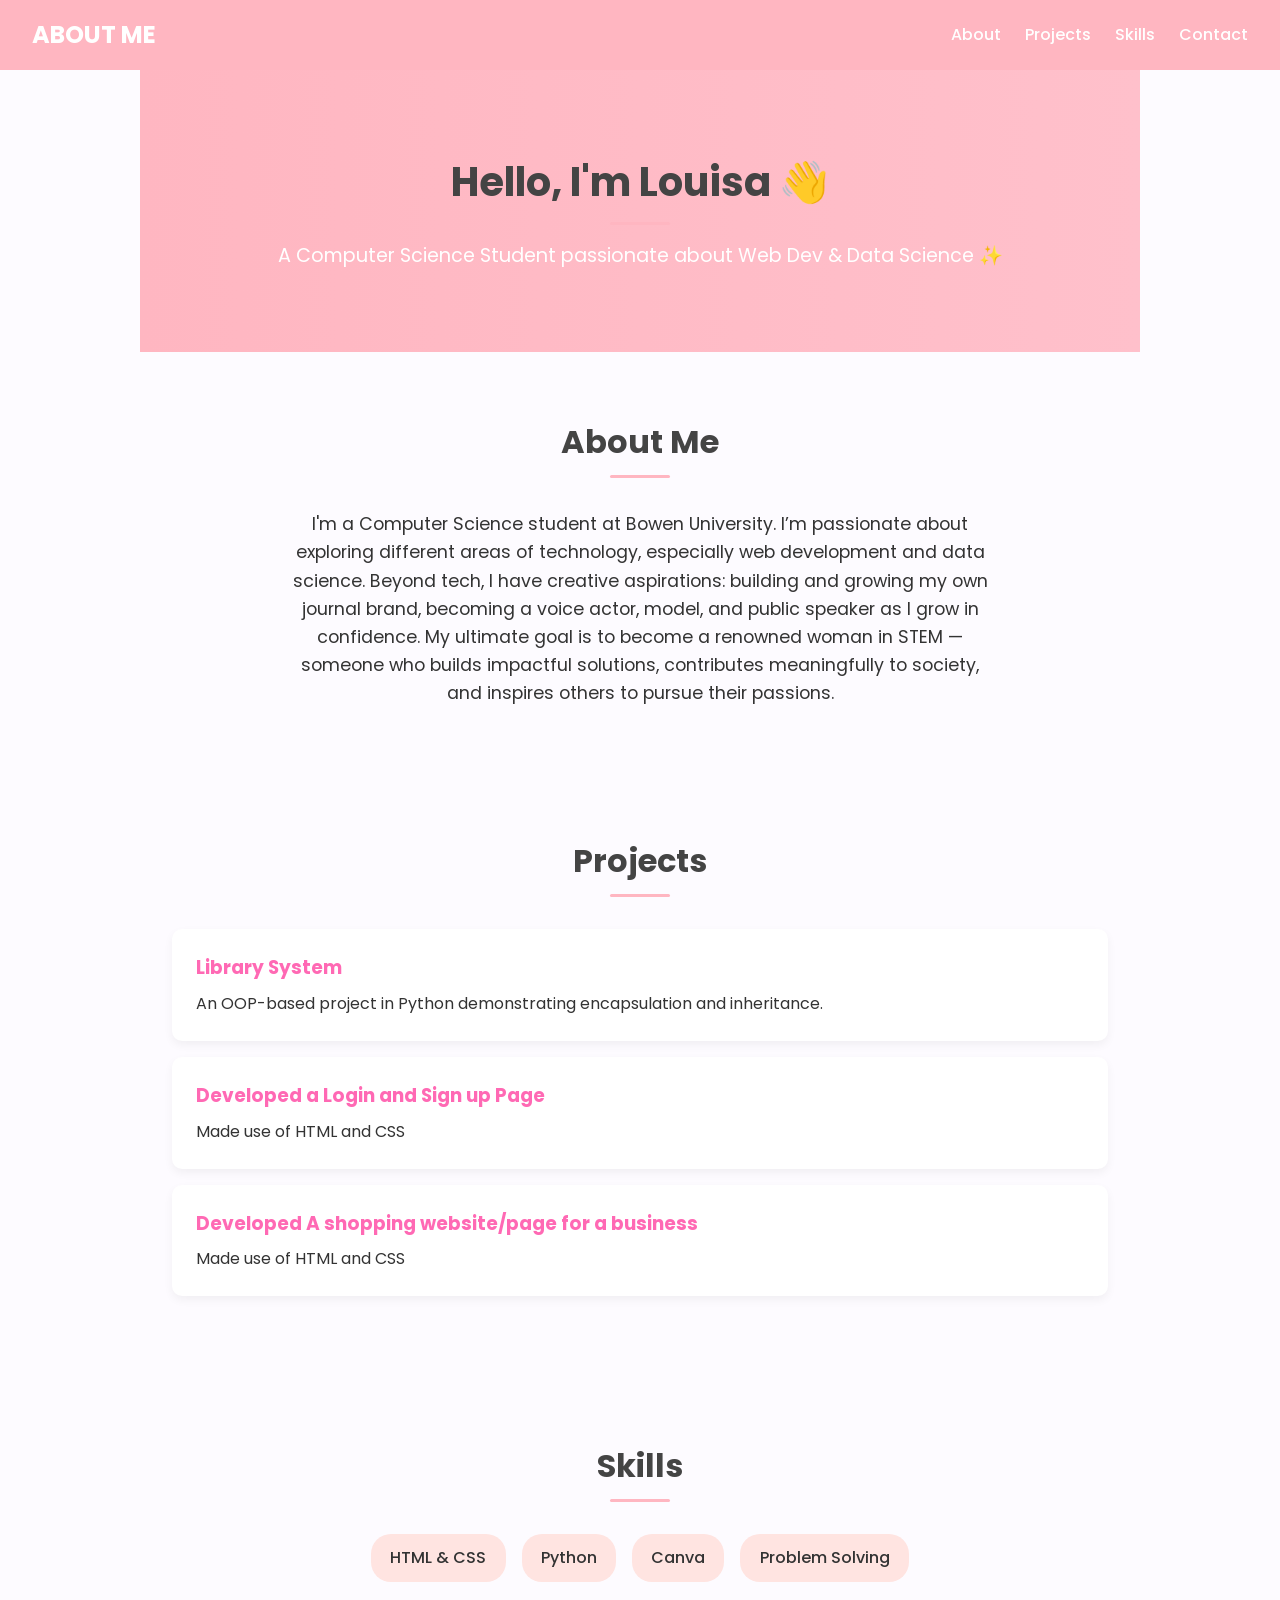
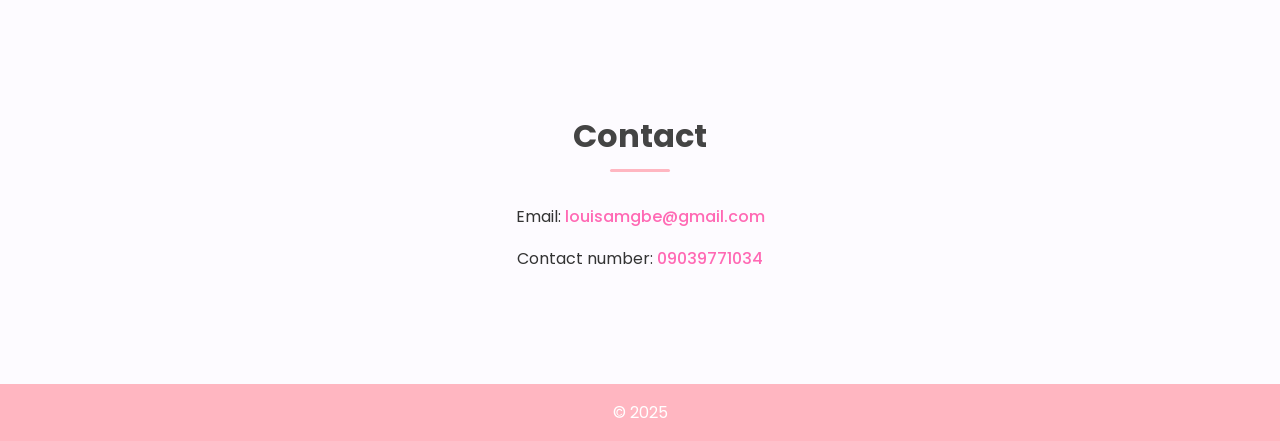
<file: index.html>
<!DOCTYPE html>
<html lang="en">
<head>
  <meta charset="UTF-8">
  <meta name="viewport" content="width=device-width, initial-scale=1.0">
  <title>About Me Page</title>
  <link rel="stylesheet" href="styles.css">
  
  <link href="https://fonts.googleapis.com/css2?family=Poppins:wght@300;500;700&display=swap" rel="stylesheet">
  
  
</head>
<body>
<!---Trigger rebuild-->
  <nav>
    <h1>ABOUT ME</h1>
    <ul>
      <li><a href="#about">About</a></li>
      <li><a href="#projects">Projects</a></li>
      <li><a href="#skills">Skills</a></li>
      <li><a href="#contact">Contact</a></li>
    </ul>
  </nav>

  <section id="home">
    <h2>Hello, I'm Louisa 👋</h2>
    <p>A Computer Science Student passionate about Web Dev & Data Science ✨</p>
  </section>


  <section id="about">
    <h2>About Me</h2>
    <p>I'm a Computer Science student at Bowen University. I’m passionate about exploring different areas of technology, especially web development and data science.
     Beyond tech, I have creative aspirations: building and growing my own journal brand, becoming a voice actor, model, and public speaker as I grow in confidence. My ultimate goal is to become a renowned woman in STEM — someone who builds impactful solutions, contributes meaningfully to society, and inspires others to pursue their passions.</p>
  </section>

  
  <section id="projects">
    <h2>Projects</h2>
    <div class="project">
      <h3> Library System</h3>
      <p>An OOP-based project in Python demonstrating encapsulation and inheritance.</p>
    </div>
    <div class="project">
      <h3>Developed a Login and Sign up Page</h3>
      <p>Made use of HTML and CSS</p>
    </div>
    <div class="project">
      <h3>Developed A shopping website/page for a business</h3>
      <p>Made use of HTML and CSS</p>
    </div>
  </section>

  <section id="skills">
    <h2>Skills</h2>
    <ul>
      <li>HTML & CSS</li>
      <li>Python</li>
      <li>Canva</li>
      <li>Problem Solving</li>
    </ul>
  </section>


  <section id="contact">
    <h2>Contact</h2>
    <p>Email: <a href="mailto:louisamgbe@gmail.com">louisamgbe@gmail.com</a></p>
   
    <p>Contact number: <a href ="#"> 09039771034 </a></p>
  </section>

  <footer>
    <p>&#169 2025</p>
  </footer>
  <script src="script.js"></script>
</body>
</html>
</file>
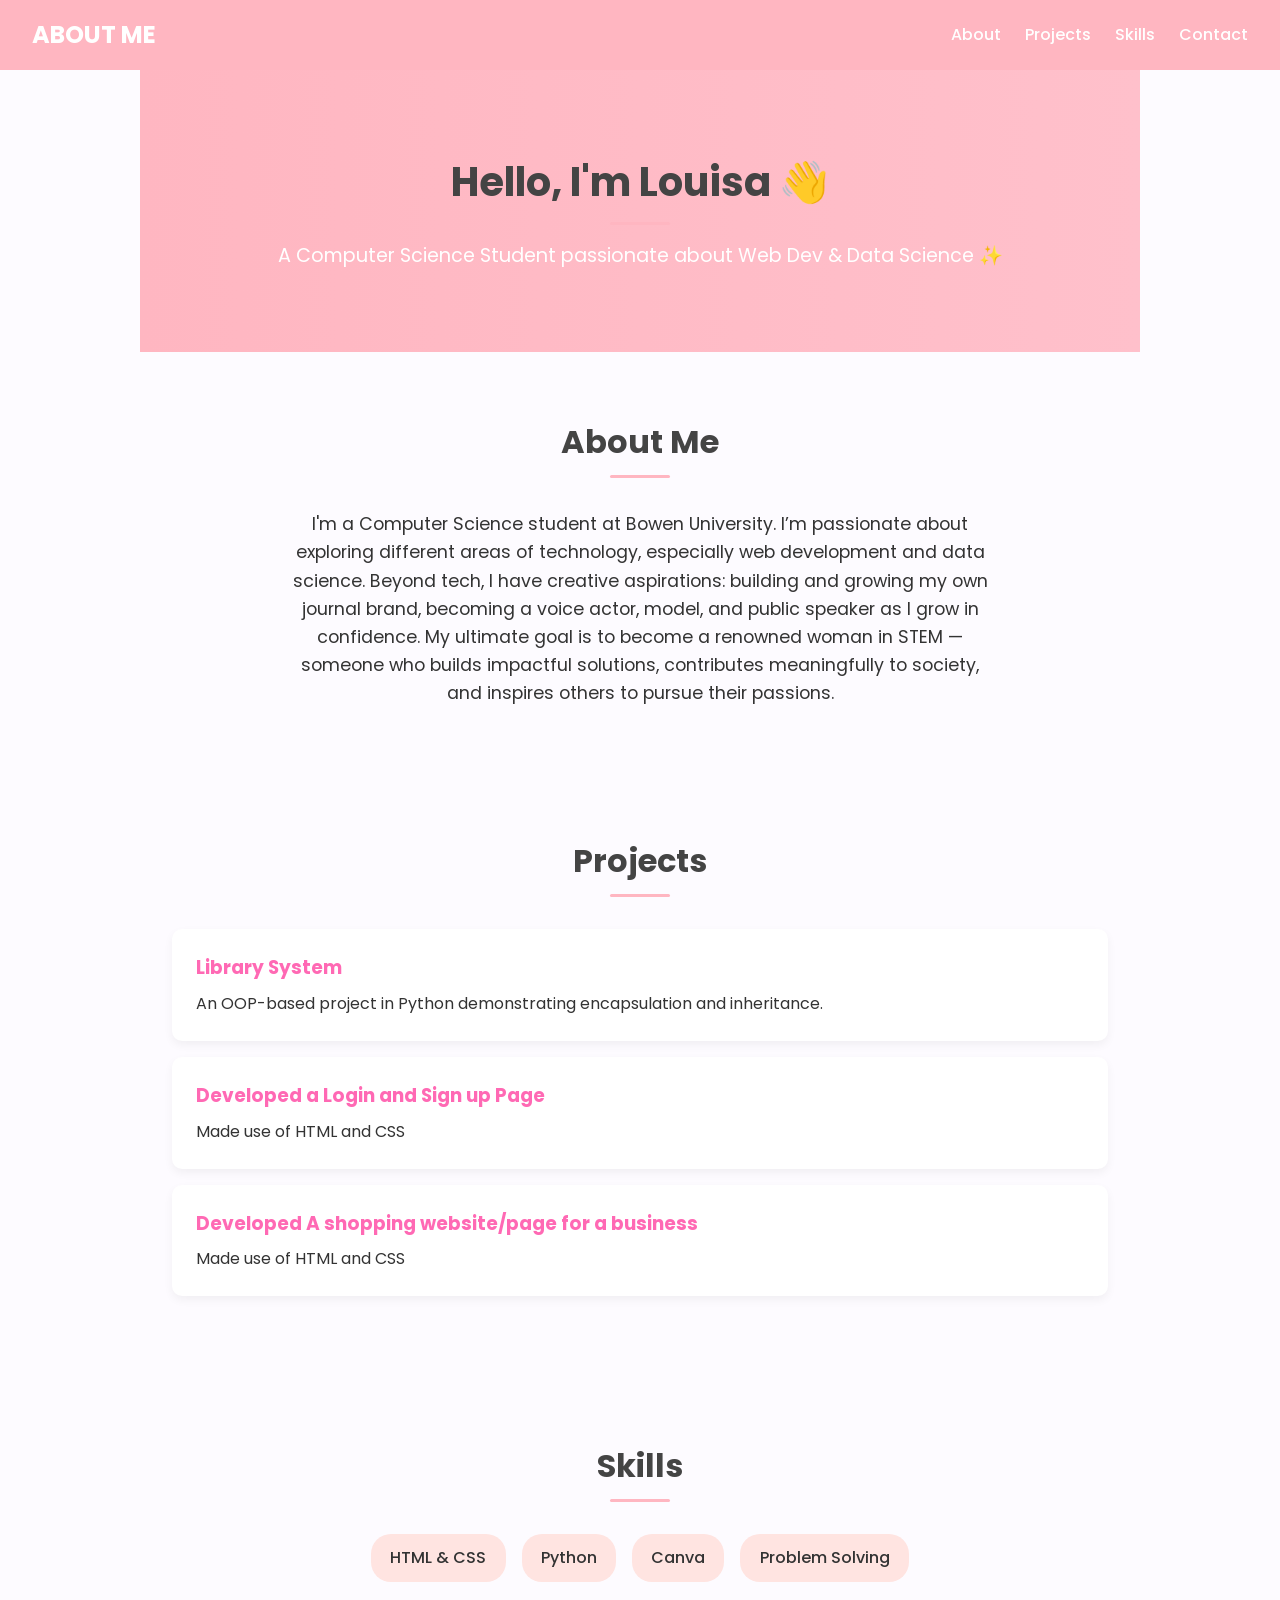
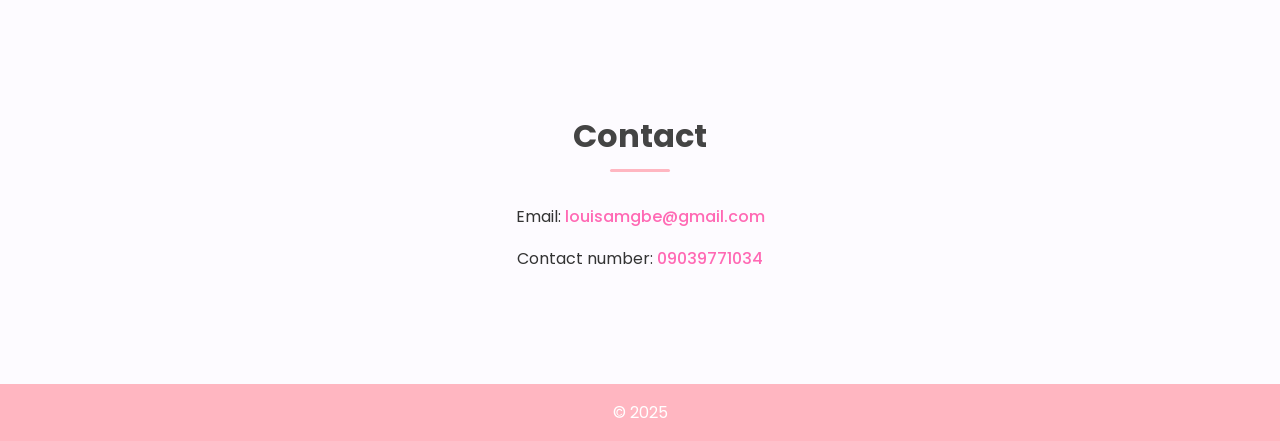
<file: index..html>
<!DOCTYPE html>
<html lang="en">
<head>
  <meta charset="UTF-8">
  <meta name="viewport" content="width=device-width, initial-scale=1.0">
  <title>About Me Page</title>
  <link rel="stylesheet" href="styles.css">
  
  <link href="https://fonts.googleapis.com/css2?family=Poppins:wght@300;500;700&display=swap" rel="stylesheet">
  
  
</head>
<body>

  <nav>
    <h1>ABOUT ME</h1>
    <ul>
      <li><a href="#about">About</a></li>
      <li><a href="#projects">Projects</a></li>
      <li><a href="#skills">Skills</a></li>
      <li><a href="#contact">Contact</a></li>
    </ul>
  </nav>

  <section id="home">
    <h2>Hello, I'm Louisa 👋</h2>
    <p>A Computer Science Student passionate about Web Dev & Data Science ✨</p>
  </section>


  <section id="about">
    <h2>About Me</h2>
    <p>I'm a Computer Science student at Bowen University. I’m passionate about exploring different areas of technology, especially web development and data science.
     Beyond tech, I have creative aspirations: building and growing my own journal brand, becoming a voice actor, model, and public speaker as I grow in confidence. My ultimate goal is to become a renowned woman in STEM — someone who builds impactful solutions, contributes meaningfully to society, and inspires others to pursue their passions.</p>
  </section>

  
  <section id="projects">
    <h2>Projects</h2>
    <div class="project">
      <h3> Library System</h3>
      <p>An OOP-based project in Python demonstrating encapsulation and inheritance.</p>
    </div>
    <div class="project">
      <h3>Developed a Login and Sign up Page</h3>
      <p>Made use of HTML and CSS</p>
    </div>
    <div class="project">
      <h3>Developed A shopping website/page for a business</h3>
      <p>Made use of HTML and CSS</p>
    </div>
  </section>

  <section id="skills">
    <h2>Skills</h2>
    <ul>
      <li>HTML & CSS</li>
      <li>Python</li>
      <li>Canva</li>
      <li>Problem Solving</li>
    </ul>
  </section>


  <section id="contact">
    <h2>Contact</h2>
    <p>Email: <a href="mailto:louisamgbe@gmail.com">louisamgbe@gmail.com</a></p>
   
    <p>Contact number: <a href ="#"> 09039771034 </a></p>
  </section>

  <footer>
    <p>&#169 2025</p>
  </footer>
  <script src="script.js"></script>
</body>
</html>
</file>
<file: styles.css>
* {
      margin: 0;
      padding: 0;
      box-sizing: border-box;
    }

    body {
      font-family: 'Poppins', sans-serif;
      line-height: 1.6;
      background: #fdfbff;
      color: #333;
    }

    
    nav {
      background: #ffb6c1;
      display: flex;
      justify-content: space-between;
      align-items: center;
      padding: 1rem 2rem;
      
    
      
    }

    nav h1 {
      color: #fff;
      font-weight: 700;
      font-size: 1.5rem;
    }

    nav ul {
      list-style: none;
      display: flex;
      gap: 1.5rem;
    }

    nav ul li a {
      text-decoration: none;
      color: #ffffff;
      font-weight: 500;
      
    }

    nav ul li a:hover {
      color: #ffe4e1;
    }

    
    #home {
      text-align: center;
      padding: 5rem 2rem;
      background: linear-gradient(to right, #ffb6c1, #ffc0cb);
      color: white;
      
    }

    #home h2 {
      font-size: 2.5rem;
      margin-bottom: 1rem;
    }

    #home p {
      font-size: 1.2rem;
    }

    
    section {
      padding: 4rem 2rem;
      max-width: 1000px;
      margin: auto;
    }

    section h2 {
      text-align: center;
      font-size: 2rem;
      margin-bottom: 2rem;
      color: #444;
      position: relative;
    }

    section h2::after {
      content: "";
      display: block;
      width: 60px;
      height: 3px;
      background: #ffb6c1;
      margin: 0.5rem auto 0;
      border-radius: 2px;
    }

    
    #about p {
      text-align: center;
      max-width: 700px;
      margin: auto;
      font-size: 1.1rem;
    }

  
    .project {
      background: white;
      padding: 1.5rem;
      margin: 1rem 0;
      border-radius: 10px;
      box-shadow: 0 4px 10px rgba(0,0,0,0.05);
      transition: transform 0.3s;
    }

    .project:hover {
      transform: translateY(-5px);
    }

    .project h3 {
      color: #ff69b4;
      margin-bottom: 0.5rem;
    }

  
    #skills ul {
      display: flex;
      justify-content: center;
      flex-wrap: wrap;
      gap: 1rem;
      list-style: none;
    }

    #skills li {
      background: #ffe4e1;
      padding: 0.7rem 1.2rem;
      border-radius: 20px;
      font-weight: 500;
      transition: 0.3s;
    }

    #skills li:hover {
      background: #ffb6c1;
      color: white;
    }

    
    #contact p {
      text-align: center;
      margin-bottom: 1rem;
    }

    #contact a {
      color: #ff69b4;
      font-weight: 500;
      text-decoration: none;
    }

    #contact a:hover {
      text-decoration: underline;
    }

    
    footer {
      background: #ffb6c1;
      text-align: center;
      padding: 1rem;
      color: white;
      margin-top: 2rem;
    }
</file>
